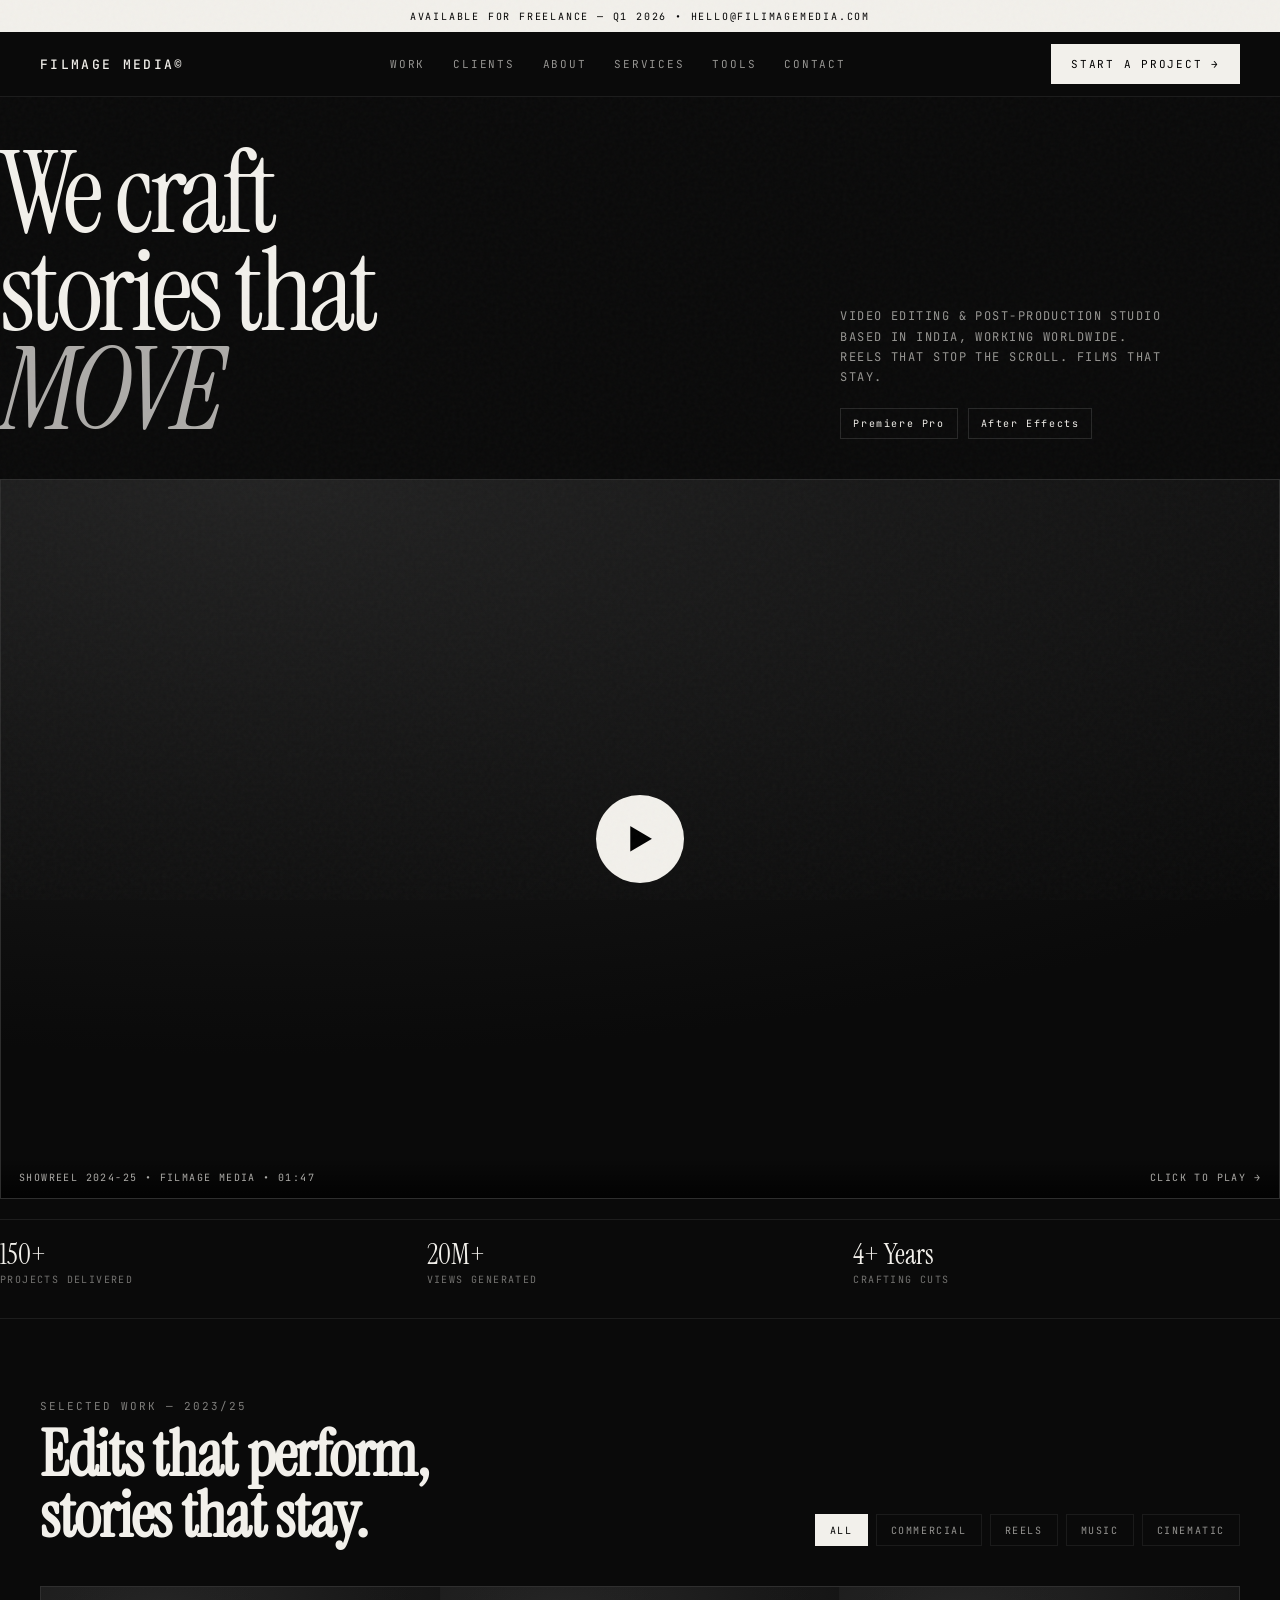
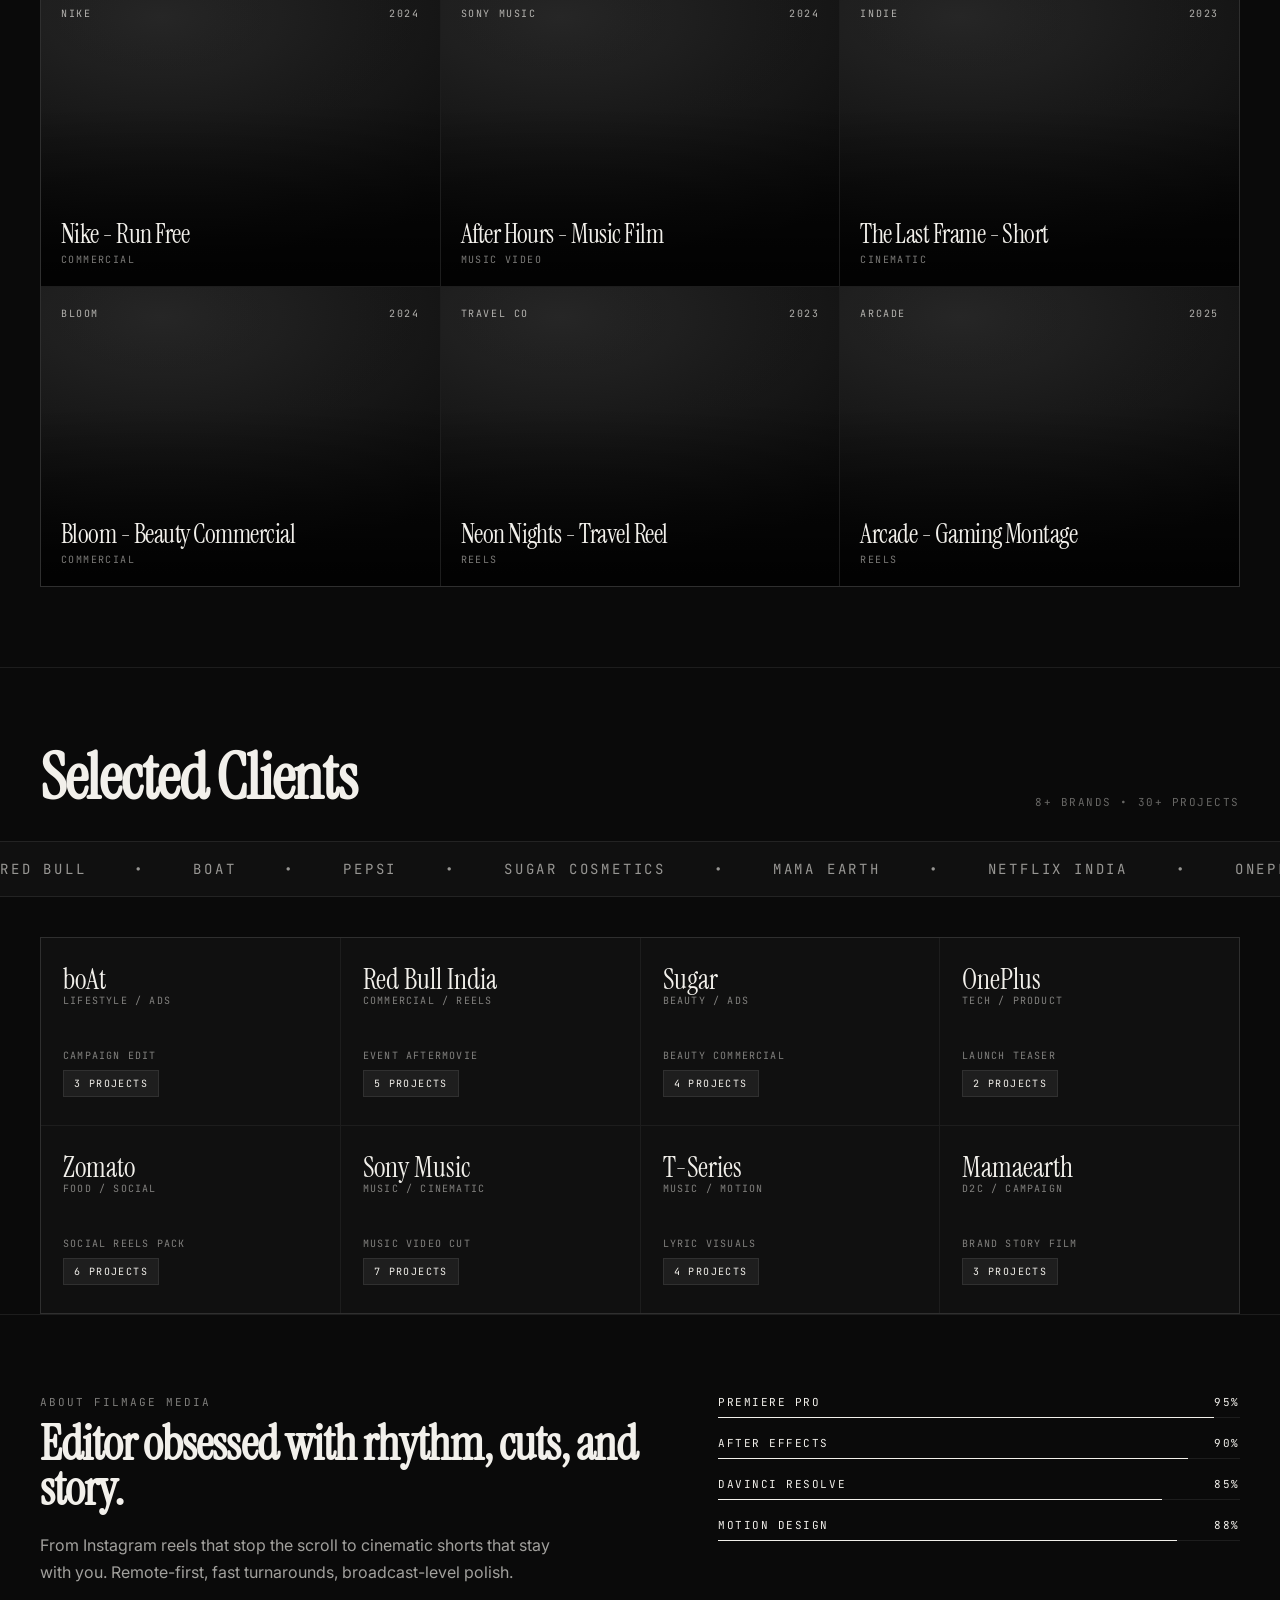
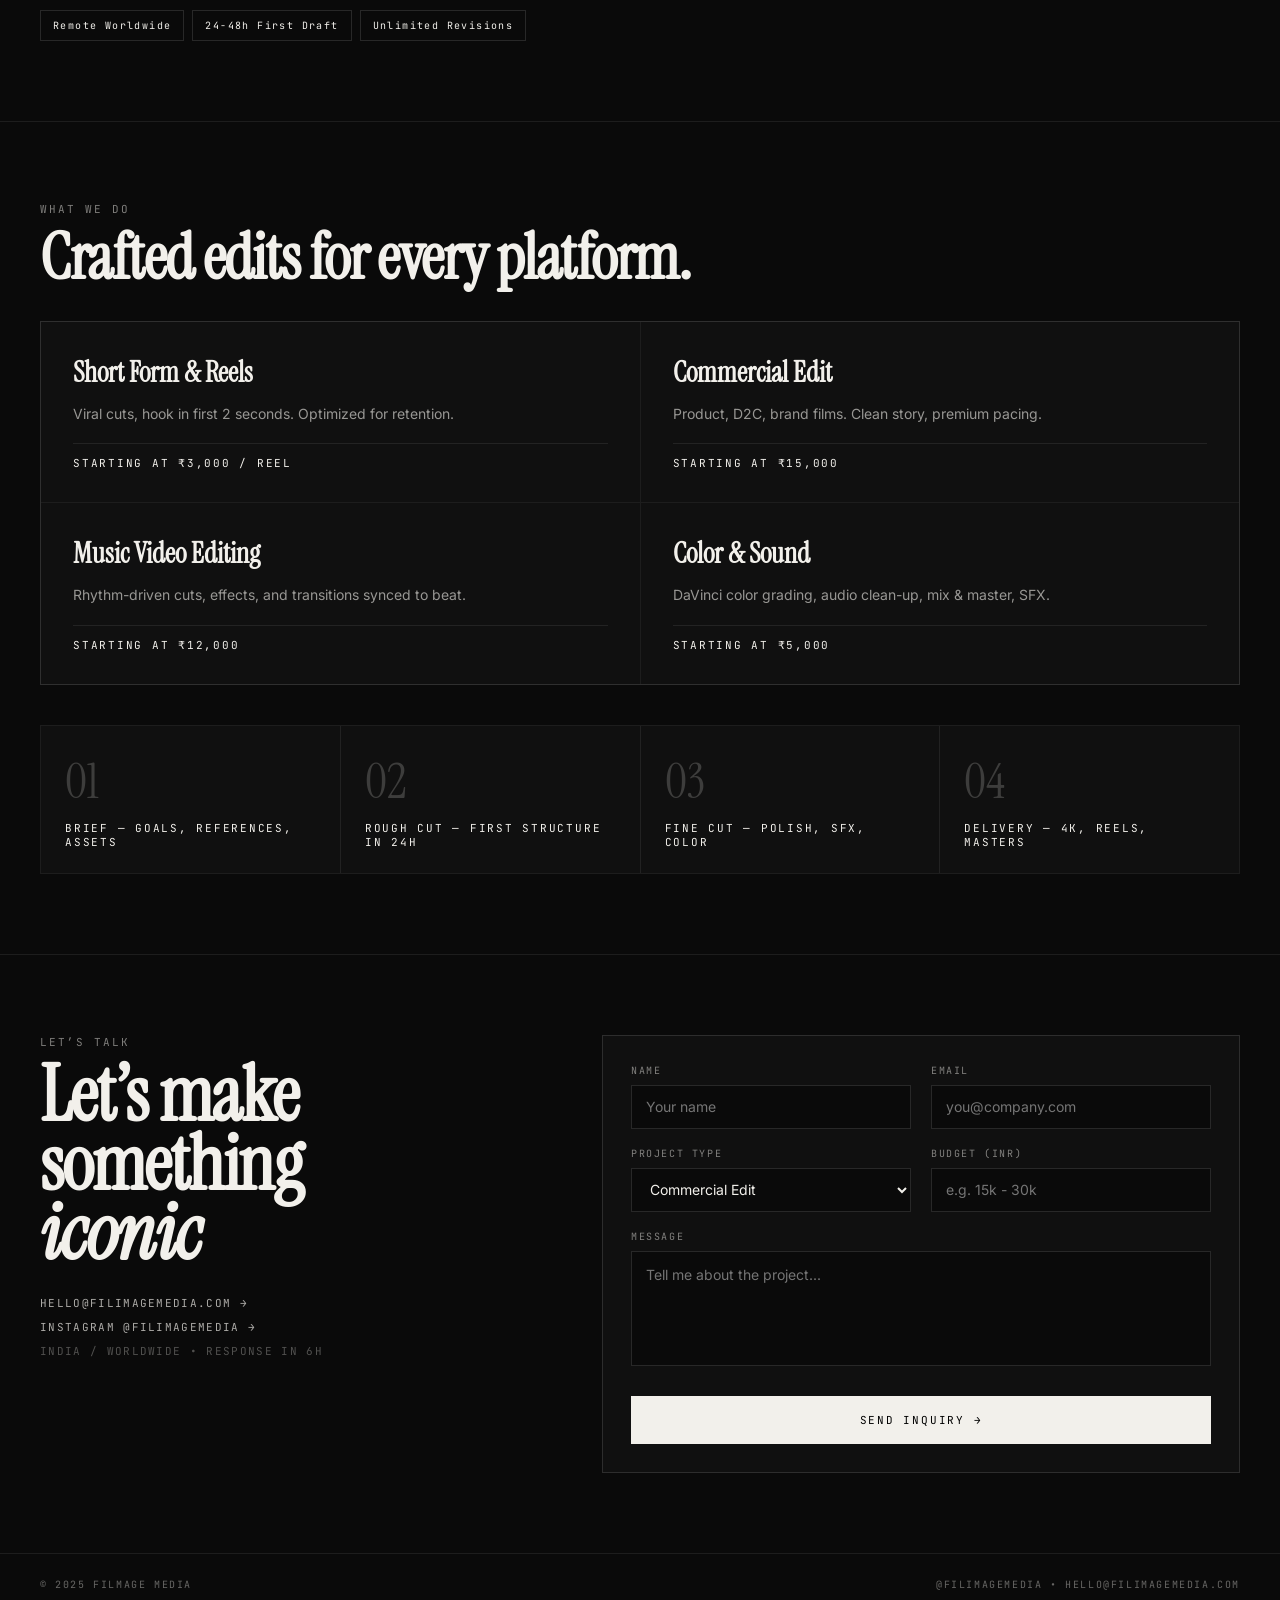
<file: index.html>
<!doctype html>
<html lang="en">
  <head>
    <meta charset="UTF-8" />
    <meta name="viewport" content="width=device-width, initial-scale=1.0" />
    <title>Filmage Media — Stories that Move</title>
    <meta
      name="description"
      content="Filmage Media is a video editing & post-production studio."
    />
    <link rel="stylesheet" href="css/style.css" />
  </head>
  <body>
    <div class="grain"></div>
    <div id="cursor" class="cursor"><span class="label"></span></div>
    <div id="toast" class="toast">
      <span class="dot"></span><span>Message</span>
    </div>
    <div class="banner">
      Available for freelance — Q1 2026 • hello@filimagemedia.com
    </div>
    <nav class="nav">
      <div class="container nav-inner">
        <a href="index.html" class="logo">FILMAGE MEDIA©</a>
        <div class="nav-links">
          <a class="nav-link" href="#work" data-scroll="work">Work</a>
          <a class="nav-link" href="#clients" data-scroll="clients">Clients</a>
          <a class="nav-link" href="#about" data-scroll="about">About</a>
          <a class="nav-link" href="#services" data-scroll="services"
            >Services</a
          >
          <a class="nav-link" href="pages/tools.html">Tools</a>
          <a class="nav-link" href="#contact" data-scroll="contact">Contact</a>
        </div>
        <div style="display: flex; gap: 12px; align-items: center">
          <button class="btn-primary" id="startProjectBtn">
            Start a Project →
          </button>
          <button class="hamburger" id="hamburger" aria-label="Menu">
            <span></span><span></span><span></span>
          </button>
        </div>
      </div>
    </nav>

    <div id="mobileMenu" class="mobile-menu">
      <div
        style="
          display: flex;
          justify-content: space-between;
          align-items: center;
          margin-bottom: 40px;
        "
      >
        <div class="logo">FILMAGE MEDIA©</div>
        <button
          class="hamburger" id="closeMobile" aria-label="Close menu" style="width: 22px"
        >
          <span></span><span></span><span></span>
        </button>
      </div>
      <a href="#work" data-scroll="work">Work</a>
      <a href="#clients" data-scroll="clients">Clients</a>
      <a href="#about" data-scroll="about">About</a>
      <a href="#services" data-scroll="services">Services</a>
      <a href="pages/tools.html">Tools</a>
      <a href="#contact" data-scroll="contact">Contact</a>
      <div
        class="mono"
        style="
          margin-top: 40px;
          font-size: 11px;
          opacity: 0.5;
          letter-spacing: 0.12em;
        "
      >
        hello@filimagemedia.com<br />@filimagemedia<br />India / Worldwide
      </div>
    </div>

    <section class="hero container">
      <div class="hero-head">
        <h1 class="hero-title serif">
          We craft<br />stories that<br /><em>MOVE</em>
        </h1>
        <div>
          <p class="hero-sub">
            Video editing & post-production studio<br />based in India, working
            worldwide.<br />Reels that stop the scroll. Films that stay.
          </p>
          <div style="margin-top: 20px; display: flex; gap: 10px" class="mono">
            <span
              style="
                font-size: 10px;
                letter-spacing: 0.16em;
                border: 1px solid rgba(255, 255, 255, 0.12);
                padding: 8px 12px;
              "
              >Premiere Pro</span
            >
            <span
              style="
                font-size: 10px;
                letter-spacing: 0.16em;
                border: 1px solid rgba(255, 255, 255, 0.12);
                padding: 8px 12px;
              "
              >After Effects</span
            >
          </div>
        </div>
      </div>
      <div class="hero-reel" id="heroReel">
        <div class="hero-reel-inner">
          <button class="play-btn" id="playShowreel">▶</button>
        </div>
        <div
          style="
            position: absolute;
            bottom: 0;
            left: 0;
            right: 0;
            display: flex;
            justify-content: space-between;
            padding: 14px 18px;
            background: linear-gradient(
              to top,
              rgba(0, 0, 0, 0.8),
              transparent
            );
          "
          class="mono"
        >
          <span
            style="
              font-size: 10px;
              letter-spacing: 0.14em;
              text-transform: uppercase;
              opacity: 0.7;
            "
            >SHOWREEL 2024-25 • FILMAGE MEDIA • 01:47</span
          ><span
            style="
              font-size: 10px;
              letter-spacing: 0.14em;
              text-transform: uppercase;
              opacity: 0.7;
            "
            >Click to play →</span
          >
        </div>
      </div>
      <div class="stats">
        <div>
          <div class="stat-num">150+</div>
          <div class="stat-label">Projects Delivered</div>
        </div>
        <div>
          <div class="stat-num">20M+</div>
          <div class="stat-label">Views Generated</div>
        </div>
        <div>
          <div class="stat-num">4+ Years</div>
          <div class="stat-label">Crafting Cuts</div>
        </div>
      </div>
    </section>

    <section id="work" class="section">
      <div class="container">
        <div class="section-head">
          <div>
            <span class="kicker">Selected Work — 2023/25</span>
            <h2 class="h2">Edits that perform,<br />stories that stay.</h2>
          </div>
          <div class="filters" id="filters"></div>
        </div>
        <div class="work-grid" id="workGrid"></div>
      </div>
    </section>

    <section id="clients" class="section" style="padding-bottom: 0">
      <div class="container">
        <div
          style="
            display: flex;
            justify-content: space-between;
            align-items: end;
            flex-wrap: wrap;
            gap: 20px;
            margin-bottom: 32px;
          "
        >
          <h2 class="h2">Selected Clients</h2>
          <span
            class="mono"
            style="
              font-size: 11px;
              letter-spacing: 0.14em;
              text-transform: uppercase;
              opacity: 0.4;
            "
            >8+ Brands • 30+ Projects</span
          >
        </div>
      </div>
      <div class="marquee">
        <div class="marquee-track" id="marqueeTrack">
          <span class="marquee-item">RED BULL</span
          ><span class="marquee-item">•</span>
          <span class="marquee-item">BOAT</span
          ><span class="marquee-item">•</span>
          <span class="marquee-item">PEPSI</span
          ><span class="marquee-item">•</span>
          <span class="marquee-item">SUGAR COSMETICS</span
          ><span class="marquee-item">•</span>
          <span class="marquee-item">MAMA EARTH</span
          ><span class="marquee-item">•</span>
          <span class="marquee-item">NETFLIX INDIA</span
          ><span class="marquee-item">•</span>
          <span class="marquee-item">ONEPLUS</span
          ><span class="marquee-item">•</span>
          <span class="marquee-item">ZOMATO</span
          ><span class="marquee-item">•</span>
          <span class="marquee-item">SWIGGY</span
          ><span class="marquee-item">•</span>
          <span class="marquee-item">T-SERIES</span
          ><span class="marquee-item">•</span>
          <span class="marquee-item">SONY MUSIC</span
          ><span class="marquee-item">•</span>
          <span class="marquee-item">LAKME</span>
        </div>
      </div>
      <div class="container">
        <div class="clients-grid">
          <div class="client-card">
            <div>
              <div class="name">boAt</div>
              <div class="meta">Lifestyle / Ads</div>
            </div>
            <div style="margin-top: 18px">
              <div class="meta" style="margin-bottom: 8px">Campaign Edit</div>
              <div class="count">3 Projects</div>
            </div>
          </div>
          <div class="client-card">
            <div>
              <div class="name">Red Bull India</div>
              <div class="meta">Commercial / Reels</div>
            </div>
            <div style="margin-top: 18px">
              <div class="meta" style="margin-bottom: 8px">
                Event Aftermovie
              </div>
              <div class="count">5 Projects</div>
            </div>
          </div>
          <div class="client-card">
            <div>
              <div class="name">Sugar</div>
              <div class="meta">Beauty / Ads</div>
            </div>
            <div style="margin-top: 18px">
              <div class="meta" style="margin-bottom: 8px">
                Beauty Commercial
              </div>
              <div class="count">4 Projects</div>
            </div>
          </div>
          <div class="client-card">
            <div>
              <div class="name">OnePlus</div>
              <div class="meta">Tech / Product</div>
            </div>
            <div style="margin-top: 18px">
              <div class="meta" style="margin-bottom: 8px">Launch Teaser</div>
              <div class="count">2 Projects</div>
            </div>
          </div>
          <div class="client-card">
            <div>
              <div class="name">Zomato</div>
              <div class="meta">Food / Social</div>
            </div>
            <div style="margin-top: 18px">
              <div class="meta" style="margin-bottom: 8px">
                Social Reels Pack
              </div>
              <div class="count">6 Projects</div>
            </div>
          </div>
          <div class="client-card">
            <div>
              <div class="name">Sony Music</div>
              <div class="meta">Music / Cinematic</div>
            </div>
            <div style="margin-top: 18px">
              <div class="meta" style="margin-bottom: 8px">Music Video Cut</div>
              <div class="count">7 Projects</div>
            </div>
          </div>
          <div class="client-card">
            <div>
              <div class="name">T-Series</div>
              <div class="meta">Music / Motion</div>
            </div>
            <div style="margin-top: 18px">
              <div class="meta" style="margin-bottom: 8px">Lyric Visuals</div>
              <div class="count">4 Projects</div>
            </div>
          </div>
          <div class="client-card">
            <div>
              <div class="name">Mamaearth</div>
              <div class="meta">D2C / Campaign</div>
            </div>
            <div style="margin-top: 18px">
              <div class="meta" style="margin-bottom: 8px">
                Brand Story Film
              </div>
              <div class="count">3 Projects</div>
            </div>
          </div>
        </div>
      </div>
    </section>

    <section id="about" class="section">
      <div class="container about-grid">
        <div>
          <span class="kicker">About Filmage Media</span>
          <h2 class="h2" style="font-size: clamp(28px, 4vw, 48px)">
            Editor obsessed with rhythm, cuts, and story.
          </h2>
          <p
            style="
              margin-top: 20px;
              opacity: 0.65;
              line-height: 1.7;
              max-width: 520px;
            "
          >
            From Instagram reels that stop the scroll to cinematic shorts that
            stay with you. Remote-first, fast turnarounds, broadcast-level
            polish.
          </p>
          <div
            style="margin-top: 24px; display: flex; gap: 8px; flex-wrap: wrap"
            class="mono"
          >
            <span
              style="
                border: 1px solid var(--border);
                padding: 8px 12px;
                font-size: 10px;
                letter-spacing: 0.14em;
              "
              >Remote Worldwide</span
            >
            <span
              style="
                border: 1px solid var(--border);
                padding: 8px 12px;
                font-size: 10px;
                letter-spacing: 0.14em;
              "
              >24-48h First Draft</span
            >
            <span
              style="
                border: 1px solid var(--border);
                padding: 8px 12px;
                font-size: 10px;
                letter-spacing: 0.14em;
              "
              >Unlimited Revisions</span
            >
          </div>
        </div>
        <div>
          <div class="skill">
            <div class="skill-top">
              <span>Premiere Pro</span><span>95%</span>
            </div>
            <div class="bar">
              <div class="bar-fill" style="width: 95%"></div>
            </div>
          </div>
          <div class="skill">
            <div class="skill-top">
              <span>After Effects</span><span>90%</span>
            </div>
            <div class="bar">
              <div class="bar-fill" style="width: 90%"></div>
            </div>
          </div>
          <div class="skill">
            <div class="skill-top">
              <span>DaVinci Resolve</span><span>85%</span>
            </div>
            <div class="bar">
              <div class="bar-fill" style="width: 85%"></div>
            </div>
          </div>
          <div class="skill">
            <div class="skill-top">
              <span>Motion Design</span><span>88%</span>
            </div>
            <div class="bar">
              <div class="bar-fill" style="width: 88%"></div>
            </div>
          </div>
        </div>
      </div>
    </section>

    <section id="services" class="section">
      <div class="container">
        <span class="kicker">What we do</span>
        <h2 class="h2" style="margin-bottom: 32px">
          Crafted edits for every platform.
        </h2>
        <div class="services-grid">
          <div class="service">
            <h4>Short Form & Reels</h4>
            <p>Viral cuts, hook in first 2 seconds. Optimized for retention.</p>
            <div class="price">Starting at ₹3,000 / reel</div>
          </div>
          <div class="service">
            <h4>Commercial Edit</h4>
            <p>Product, D2C, brand films. Clean story, premium pacing.</p>
            <div class="price">Starting at ₹15,000</div>
          </div>
          <div class="service">
            <h4>Music Video Editing</h4>
            <p>Rhythm-driven cuts, effects, and transitions synced to beat.</p>
            <div class="price">Starting at ₹12,000</div>
          </div>
          <div class="service">
            <h4>Color & Sound</h4>
            <p>DaVinci color grading, audio clean-up, mix & master, SFX.</p>
            <div class="price">Starting at ₹5,000</div>
          </div>
        </div>
        <div class="process" style="margin-top: 40px">
          <div class="process-step">
            <div class="num">01</div>
            <div class="label">Brief — Goals, references, assets</div>
          </div>
          <div class="process-step">
            <div class="num">02</div>
            <div class="label">Rough Cut — First structure in 24h</div>
          </div>
          <div class="process-step">
            <div class="num">03</div>
            <div class="label">Fine Cut — Polish, SFX, color</div>
          </div>
          <div class="process-step">
            <div class="num">04</div>
            <div class="label">Delivery — 4K, reels, masters</div>
          </div>
        </div>
      </div>
    </section>

    <section id="contact" class="section">
      <div class="container contact-grid">
        <div>
          <span class="kicker">Let’s talk</span>
          <h2
            class="h2"
            style="font-size: clamp(40px, 6vw, 84px); line-height: 0.9"
          >
            Let’s make<br />something<br /><em style="font-style: italic"
              >iconic</em
            >
          </h2>
          <div
            class="mono"
            style="
              margin-top: 28px;
              display: flex;
              flex-direction: column;
              gap: 10px;
              font-size: 11px;
              letter-spacing: 0.12em;
              text-transform: uppercase;
            "
          >
            <a href="mailto:hello@filimagemedia.com" style="opacity: 0.7"
              >hello@filimagemedia.com →</a
            >
            <a href="#" style="opacity: 0.7">Instagram @filimagemedia →</a>
            <span style="opacity: 0.3">India / Worldwide • Response in 6h</span>
          </div>
        </div>
        <form class="form" id="contactForm">
          <div class="form-grid">
            <div class="input-group">
              <label class="input-label">Name</label
              ><input class="input" required placeholder="Your name" />
            </div>
            <div class="input-group">
              <label class="input-label">Email</label
              ><input
                class="input"
                required
                type="email"
                placeholder="you@company.com"
              />
            </div>
            <div class="input-group">
              <label class="input-label">Project Type</label
              ><select class="input">
                <option>Commercial Edit</option>
                <option>Short Form & Reels</option>
                <option>Music Video</option>
                <option>Cinematic</option>
                <option>Color & Sound</option>
              </select>
            </div>
            <div class="input-group">
              <label class="input-label">Budget (INR)</label
              ><input class="input" placeholder="e.g. 15k - 30k" />
            </div>
            <div class="input-group full">
              <label class="input-label">Message</label
              ><textarea
                class="input"
                rows="5"
                required
                placeholder="Tell me about the project..."
              ></textarea>
            </div>
          </div>
          <button
            type="submit"
            class="btn-primary"
            style="
              width: 100%;
              height: 48px;
              justify-content: center;
              margin-top: 12px;
            "
          >
            Send Inquiry →
          </button>
        </form>
      </div>
    </section>

    <footer>
      <div class="container footer-inner">
        <span>© 2025 FILMAGE MEDIA</span
        ><span>@filimagemedia • hello@filimagemedia.com</span>
      </div>
    </footer>

    <div id="projectModal" class="modal">
      <div class="modal-box">
        <button id="closeProject" class="modal-close">✕</button>
        <div style="padding: 20px; border-bottom: 1px solid var(--border-2)">
          <div
            id="projectMeta"
            class="mono"
            style="font-size: 10px; opacity: 0.5"
          ></div>
          <div
            id="projectTitle"
            class="serif"
            style="font-size: 20px; margin-top: 4px"
          ></div>
        </div>
        <div class="video-wrap">
          <iframe
            id="projectIframe"
            style="width: 100%; height: 100%; border: 0"
            allowfullscreen
          ></iframe>
        </div>
      </div>
    </div>
    <div id="showreelModal" class="modal">
      <div class="modal-box" style="max-width: 1100px">
        <button id="closeShowreel" class="modal-close">✕</button>
        <div class="video-wrap">
          <iframe
            id="showreelIframe"
            style="width: 100%; height: 100%; border: 0"
            allow="autoplay; fullscreen"
          ></iframe>
        </div>
      </div>
    </div>
    <script src="js/main.js"></script>
  </body>
</html>
</file>
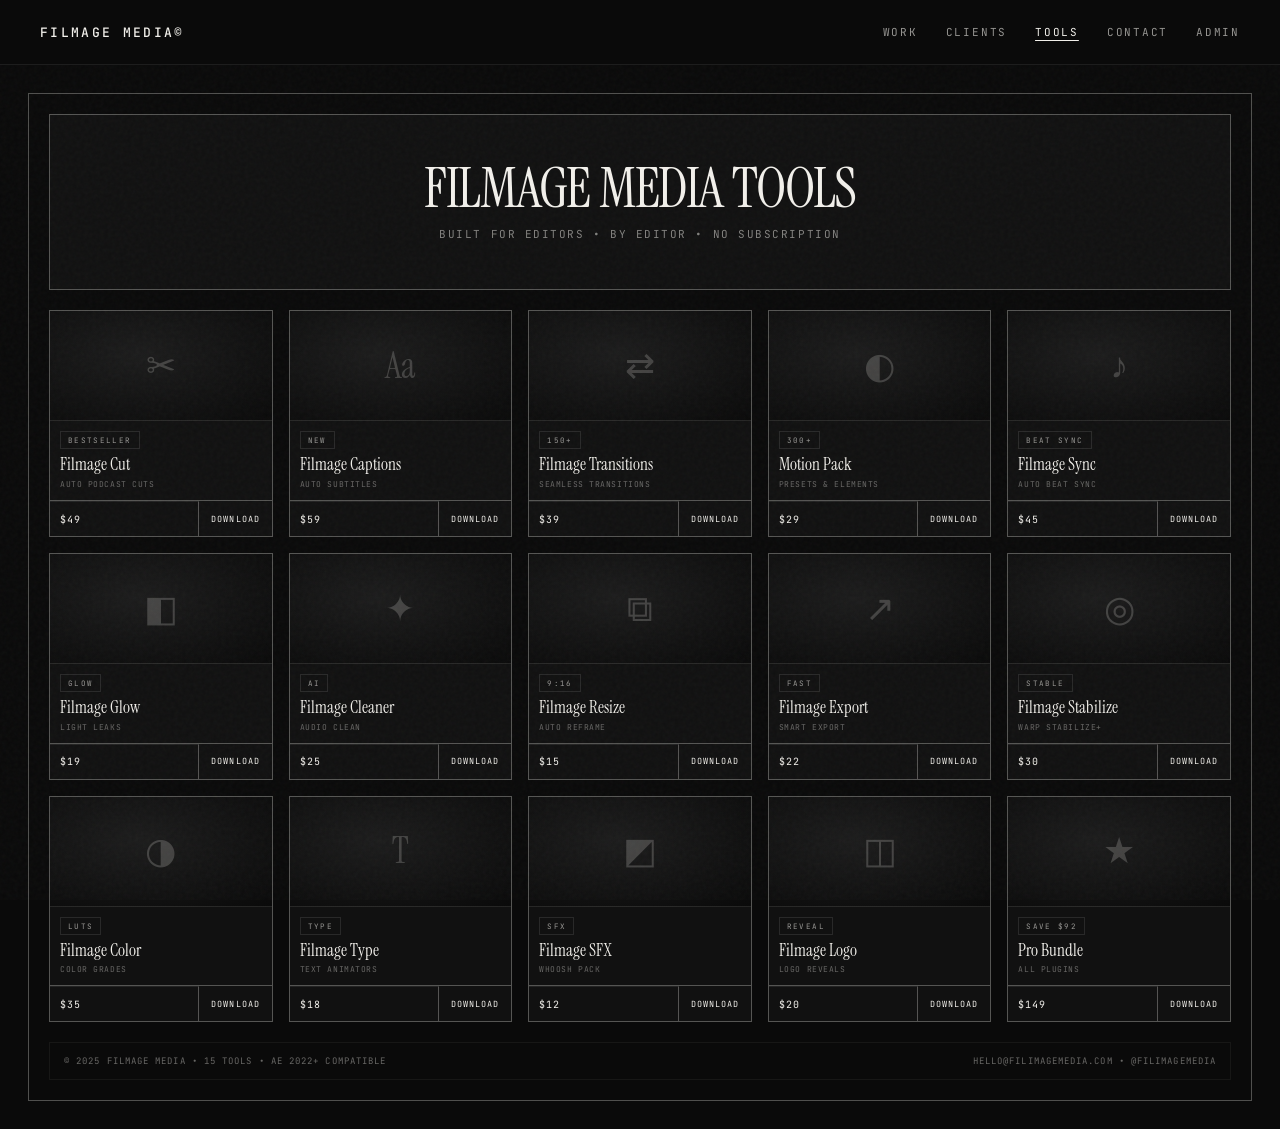
<file: pages/tools.html>
<!doctype html>
<html lang="en">
  <head>
    <meta charset="UTF-8" />
    <meta name="viewport" content="width=device-width, initial-scale=1.0" />
    <title>Filmage Tools — Free Tools for Editors</title>
    <link rel="stylesheet" href="../css/style.css" />
    <link rel="stylesheet" href="../css/tools.css" />
  </head>
  <body>
    <div class="grain"></div>
    <div id="toast" class="toast">
      <span class="dot"></span><span id="toastMsg">Downloading...</span>
    </div>

    <nav class="nav">
      <div class="container nav-inner">
        <a href="../index.html" class="logo">FILMAGE MEDIA©</a>
        <div class="nav-links">
          <a href="../index.html#work" class="nav-link">WORK</a>
          <a href="../index.html#clients" class="nav-link">CLIENTS</a>
          <a href="tools.html" class="nav-link active">TOOLS</a>
          <a href="../index.html#contact" class="nav-link">CONTACT</a>
          <a href="admin.html" class="nav-link">ADMIN</a>
        </div>
        <button class="hamburger" id="hamburger" aria-label="Menu">
          <span></span><span></span><span></span>
        </button>
      </div>
    </nav>

    <div id="mobileMenu" class="mobile-menu">
      <div style="display:flex;justify-content:space-between;align-items:center;margin-bottom:40px">
        <div class="logo">FILMAGE MEDIA©</div>
        <button id="closeMobile" style="width:40px;height:40px;background:#f2f0eb;color:#000">✕</button>
      </div>
      <a href="../index.html#work">WORK</a>
      <a href="../index.html#clients">CLIENTS</a>
      <a href="tools.html">TOOLS</a>
      <a href="../index.html#contact">CONTACT</a>
      <a href="admin.html">ADMIN</a>
      <div class="mono" style="margin-top:40px;font-size:11px;opacity:.5;letter-spacing:.12em">
        hello@filimagemedia.com<br/>@filimagemedia
      </div>
    </div>

    <main class="page">
      <div class="outer-frame">
        <!-- Header like wireframe -->
        <header class="tools-header">
          <h1>FILMAGE MEDIA TOOLS</h1>
          <p class="mono">
            Built for editors • by editor • No subscription
          </p>
        </header>

        <!-- Grid like wireframe: 5 cols x 3 rows -->
        <div class="tools-grid" id="toolsGrid">
          <!-- Injected by JS -->
        </div>

        <footer class="grid-footer mono">
          <span>© 2025 FILMAGE MEDIA • 15 TOOLS • AE 2022+ COMPATIBLE</span>
          <span>hello@filimagemedia.com • @filimagemedia</span>
        </footer>
      </div>
    </main>

    <script src="../js/main.js"></script>
    <script src="../js/tools.js"></script>
  </body>
</html>
</file>
<file: css/style.css>
/* ================================================================
   CSS/STYLE.CSS — Clean navbar without !important hacks
   ================================================================ */
@import url("https://fonts.googleapis.com/css2?family=Instrument+Serif:ital@0;1&family=JetBrains+Mono:wght@400;500&family=Inter:wght@400;500;600&display=swap");

:root {
  --bg: #0a0a0a;
  --bg-2: #101010;
  --bg-3: #151515;
  --fg: #f2f0eb;
  --muted: rgba(242, 240, 235, 0.55);
  --muted-2: rgba(242, 240, 235, 0.3);
  --border: rgba(255, 255, 255, 0.12);
  --border-2: rgba(255, 255, 255, 0.08);
}

* {
  margin: 0;
  padding: 0;
  box-sizing: border-box;
}
html {
  scroll-behavior: smooth;
}
body {
  background: var(--bg);
  color: var(--fg);
  font-family: "Inter", system-ui, sans-serif;
  -webkit-font-smoothing: antialiased;
  overflow-x: hidden;
}
.serif {
  font-family: "Instrument Serif", serif;
  font-weight: 400;
  letter-spacing: -0.02em;
}
.mono {
  font-family: "JetBrains Mono", monospace;
}

a {
  color: inherit;
  text-decoration: none;
}
button {
  cursor: pointer;
  border: none;
  background: none;
  color: inherit;
  font: inherit;
}

.container {
  max-width: 1440px;
  margin: 0 auto;
  padding: 0 24px;
}
@media (min-width: 768px) {
  .container {
    padding: 0 40px;
  }
}

/* Grain overlay */
.grain {
  pointer-events: none;
  position: fixed;
  inset: 0;
  z-index: 1;
  opacity: 0.03;
  background-image: url("data:image/svg+xml,%3Csvg viewBox='0 0 256 256' xmlns='http://www.w3.org/2000/svg'%3E%3Cfilter id='n'%3E%3CfeTurbulence type='fractalNoise' baseFrequency='0.9' numOctaves='4' stitchTiles='stitch'/%3E%3C/filter%3E%3Crect width='100%25' height='100%25' filter='url(%23n)'/%3E%3C/svg%3E");
}

/* Custom cursor */
.cursor {
  position: fixed;
  top: 0;
  left: 0;
  width: 20px;
  height: 20px;
  border-radius: 50%;
  pointer-events: none;
  z-index: 9999;
  mix-blend-mode: difference;
  background: #fff;
  transform: translate(-50%, -50%);
  transition: width 0.2s, height 0.2s, opacity 0.2s;
  opacity: 0;
}
@media (hover: hover) {
  .cursor {
    opacity: 1;
  }
}
.cursor.hover {
  width: 56px;
  height: 56px;
}
.cursor .label {
  position: absolute;
  top: 50%;
  left: 50%;
  transform: translate(-50%, -50%);
  font-size: 9px;
  letter-spacing: 0.12em;
  text-transform: uppercase;
  font-family: "JetBrains Mono";
  opacity: 0;
  transition: 0.2s;
  color: #000;
}
.cursor.hover .label {
  opacity: 1;
}

/* ===== NAVBAR ===== */
.nav {
  position: sticky;
  top: 0;
  z-index: 50;
  backdrop-filter: blur(24px);
  background: rgba(10, 10, 10, 0.8);
  border-bottom: 1px solid var(--border-2);
}
.nav-inner {
  height: 64px;
  display: flex;
  align-items: center;
  justify-content: space-between;
}
.logo {
  font-family: "JetBrains Mono";
  font-size: 13px;
  letter-spacing: 0.18em;
  text-transform: uppercase;
  font-weight: 500;
}

/* Desktop nav links: hidden on mobile, shown at 900px+ */
.nav-links {
  display: none;
  gap: 28px;
}
@media (min-width: 900px) {
  .nav-links {
    display: flex;
  }
}
.nav-link {
  font-family: "JetBrains Mono";
  font-size: 11px;
  letter-spacing: 0.16em;
  text-transform: uppercase;
  opacity: 0.6;
  transition: 0.2s;
}
.nav-link:hover {
  opacity: 1;
}
.nav-link.active {
  opacity: 1;
  text-decoration: underline;
  text-underline-offset: 4px;
}

.btn-primary {
  height: 40px;
  padding: 0 20px;
  background: var(--fg);
  color: #000;
  font-family: "JetBrains Mono";
  font-size: 11px;
  letter-spacing: 0.16em;
  text-transform: uppercase;
  transition: 0.2s;
  display: inline-flex;
  align-items: center;
  gap: 8px;
}
.btn-primary:hover {
  background: #fff;
}

.hamburger {
  display: flex;
  flex-direction: column;
  gap: 5px;
  width: 22px;
}
.hamburger span {
  height: 1px;
  background: var(--fg);
  display: block;
  width: 100%;
}
@media (min-width: 900px) {
  .hamburger {
    display: none;
  }
}

/* Mobile menu overlay */
.mobile-menu {
  position: fixed;
  inset: 0;
  z-index: 60;
  background: var(--bg);
  padding: 24px;
  transform: translateY(-100%);
  transition: 0.4s cubic-bezier(0.8, 0, 0.2, 1);
}
.mobile-menu.open {
  transform: translateY(0);
}
.mobile-menu a {
  font-family: "Instrument Serif";
  font-size: 42px;
  line-height: 0.9;
  display: block;
  padding: 12px 0;
  border-bottom: 1px solid var(--border-2);
}

/* ===== HERO ===== */
.hero {
  padding: 48px 0 32px;
}
.hero-head {
  display: grid;
  grid-template-columns: 1fr;
  gap: 24px;
}
@media (min-width: 1024px) {
  .hero-head {
    grid-template-columns: 1.3fr 0.7fr;
    align-items: end;
  }
}
.hero-title {
  font-size: clamp(48px, 9vw, 132px);
  line-height: 0.85;
  letter-spacing: -0.04em;
}
.hero-title em {
  font-style: italic;
  color: rgba(242, 240, 235, 0.7);
}
.hero-sub {
  font-family: "JetBrains Mono";
  font-size: 12px;
  letter-spacing: 0.12em;
  text-transform: uppercase;
  line-height: 1.7;
  opacity: 0.6;
  max-width: 360px;
}
.hero-reel {
  margin-top: 40px;
  position: relative;
  aspect-ratio: 16/9;
  background: #111;
  border: 1px solid var(--border);
  overflow: hidden;
  cursor: pointer;
}
.hero-reel-inner {
  position: absolute;
  inset: 0;
  background: radial-gradient(120% 80% at 20% 0%, #222, #0a0a0a);
  display: flex;
  align-items: center;
  justify-content: center;
}
.play-btn {
  width: 88px;
  height: 88px;
  border-radius: 50%;
  background: var(--fg);
  color: #000;
  display: flex;
  align-items: center;
  justify-content: center;
  font-size: 28px;
  transition: 0.3s;
}
.play-btn:hover {
  transform: scale(1.05);
}
.stats {
  margin-top: 20px;
  display: grid;
  grid-template-columns: repeat(3, 1fr);
  border-top: 1px solid var(--border-2);
  padding-top: 16px;
}
.stat-num {
  font-family: "Instrument Serif";
  font-size: 28px;
}
.stat-label {
  font-family: "JetBrains Mono";
  font-size: 10px;
  letter-spacing: 0.14em;
  text-transform: uppercase;
  opacity: 0.45;
}

/* ===== SECTIONS ===== */
.section {
  padding: 80px 0;
  border-top: 1px solid var(--border-2);
}
.section-head {
  display: flex;
  flex-wrap: wrap;
  justify-content: space-between;
  gap: 20px;
  align-items: end;
  margin-bottom: 40px;
}
.kicker {
  font-family: "JetBrains Mono";
  font-size: 11px;
  letter-spacing: 0.18em;
  text-transform: uppercase;
  opacity: 0.5;
  margin-bottom: 12px;
  display: block;
}
.h2 {
  font-family: "Instrument Serif";
  font-size: clamp(32px, 5vw, 64px);
  line-height: 0.95;
  letter-spacing: -0.02em;
}

/* Filters */
.filters {
  display: flex;
  gap: 8px;
  flex-wrap: wrap;
}
.filter {
  height: 32px;
  padding: 0 14px;
  border: 1px solid var(--border);
  font-family: "JetBrains Mono";
  font-size: 10px;
  letter-spacing: 0.16em;
  text-transform: uppercase;
  opacity: 0.6;
  transition: 0.2s;
  background: transparent;
  color: var(--fg);
}
.filter.active,
.filter:hover {
  background: var(--fg);
  color: #000;
  opacity: 1;
  border-color: var(--fg);
}

/* Work grid */
.work-grid {
  display: grid;
  grid-template-columns: 1fr;
  gap: 1px;
  background: var(--border-2);
  border: 1px solid var(--border-2);
}
@media (min-width: 700px) {
  .work-grid {
    grid-template-columns: 1fr 1fr;
  }
}
@media (min-width: 1100px) {
  .work-grid {
    grid-template-columns: 1fr 1fr 1fr;
  }
}
.work-card {
  position: relative;
  aspect-ratio: 4/3;
  background: #111;
  overflow: hidden;
  cursor: pointer;
}
.work-card .bg {
  position: absolute;
  inset: 0;
  transition: transform 0.6s;
}
.work-card:hover .bg {
  transform: scale(1.05);
}
.work-card .overlay {
  position: absolute;
  inset: 0;
  background: linear-gradient(to top, rgba(0, 0, 0, 0.85) 0%, rgba(0, 0, 0, 0.1) 60%);
  padding: 20px;
  display: flex;
  flex-direction: column;
  justify-content: space-between;
}
.work-card .top {
  font-family: "JetBrains Mono";
  font-size: 10px;
  letter-spacing: 0.16em;
  text-transform: uppercase;
  display: flex;
  justify-content: space-between;
  opacity: 0.7;
}
.work-card .title {
  font-family: "Instrument Serif";
  font-size: 26px;
  line-height: 1;
}
.work-card .hover-cta {
  position: absolute;
  top: 50%;
  left: 50%;
  transform: translate(-50%, -50%) scale(0.9);
  width: 72px;
  height: 72px;
  background: var(--fg);
  color: #000;
  border-radius: 50%;
  display: flex;
  align-items: center;
  justify-content: center;
  font-family: "JetBrains Mono";
  font-size: 10px;
  letter-spacing: 0.1em;
  opacity: 0;
  transition: 0.3s;
}
.work-card:hover .hover-cta {
  opacity: 1;
  transform: translate(-50%, -50%) scale(1);
}

/* Clients marquee */
.marquee {
  overflow: hidden;
  border-top: 1px solid var(--border-2);
  border-bottom: 1px solid var(--border-2);
  padding: 18px 0;
  background: var(--bg-2);
}
.marquee-track {
  display: flex;
  gap: 48px;
  animation: marquee 30s linear infinite;
  width: max-content;
}
.marquee:hover .marquee-track {
  animation-play-state: paused;
}
@keyframes marquee {
  0% { transform: translateX(0); }
  100% { transform: translateX(-50%); }
}
.marquee-item {
  font-family: "JetBrains Mono";
  font-size: 14px;
  letter-spacing: 0.2em;
  text-transform: uppercase;
  white-space: nowrap;
  opacity: 0.6;
}
.clients-grid {
  margin-top: 40px;
  display: grid;
  grid-template-columns: 1fr 1fr;
  gap: 1px;
  background: var(--border-2);
  border: 1px solid var(--border-2);
}
@media (min-width: 900px) {
  .clients-grid {
    grid-template-columns: repeat(4, 1fr);
  }
}
.client-card {
  background: var(--bg-2);
  padding: 28px 22px;
  aspect-ratio: 16/10;
  display: flex;
  flex-direction: column;
  justify-content: space-between;
  transition: 0.3s;
  opacity: 0;
  transform: translateY(16px);
}
.client-card.in-view {
  opacity: 1;
  transform: translateY(0);
}
.client-card:hover {
  background: #171717;
}
.client-card .name {
  font-family: "Instrument Serif";
  font-size: 28px;
  line-height: 1;
}
.client-card .meta {
  font-family: "JetBrains Mono";
  font-size: 10px;
  letter-spacing: 0.12em;
  text-transform: uppercase;
  opacity: 0.5;
}
.client-card .count {
  font-family: "JetBrains Mono";
  font-size: 10px;
  letter-spacing: 0.14em;
  text-transform: uppercase;
  background: rgba(255, 255, 255, 0.06);
  border: 1px solid var(--border-2);
  padding: 6px 10px;
  width: fit-content;
}

/* About */
.about-grid {
  display: grid;
  grid-template-columns: 1fr;
  gap: 40px;
}
@media (min-width: 900px) {
  .about-grid {
    grid-template-columns: 1.1fr 0.9fr;
  }
}
.skill {
  margin-bottom: 18px;
}
.skill-top {
  display: flex;
  justify-content: space-between;
  font-family: "JetBrains Mono";
  font-size: 11px;
  letter-spacing: 0.14em;
  text-transform: uppercase;
  margin-bottom: 8px;
}
.bar {
  height: 1px;
  background: var(--border-2);
  position: relative;
}
.bar-fill {
  position: absolute;
  top: 0;
  left: 0;
  height: 100%;
  background: var(--fg);
  transition: width 1s;
}

/* Services */
.services-grid {
  display: grid;
  grid-template-columns: 1fr;
  gap: 1px;
  background: var(--border-2);
  border: 1px solid var(--border-2);
}
@media (min-width: 800px) {
  .services-grid {
    grid-template-columns: 1fr 1fr;
  }
}
.service {
  background: var(--bg-2);
  padding: 32px;
}
.service h4 {
  font-family: "Instrument Serif";
  font-size: 28px;
  margin-bottom: 12px;
}
.service p {
  opacity: 0.6;
  font-size: 14px;
  line-height: 1.6;
  margin-bottom: 18px;
}
.price {
  font-family: "JetBrains Mono";
  font-size: 11px;
  letter-spacing: 0.16em;
  text-transform: uppercase;
  border-top: 1px solid var(--border-2);
  padding-top: 12px;
}

/* Process */
.process {
  display: flex;
  gap: 0;
  overflow: auto;
  border: 1px solid var(--border-2);
}
.process-step {
  flex: 1;
  min-width: 200px;
  padding: 24px;
  border-right: 1px solid var(--border-2);
  background: var(--bg-2);
}
.process-step:last-child {
  border-right: none;
}
.process-step .num {
  font-family: "Instrument Serif";
  font-size: 48px;
  opacity: 0.2;
}
.process-step .label {
  font-family: "JetBrains Mono";
  font-size: 11px;
  letter-spacing: 0.16em;
  text-transform: uppercase;
  margin-top: 8px;
}

/* Contact */
.contact-grid {
  display: grid;
  grid-template-columns: 1fr;
  gap: 40px;
}
@media (min-width: 1000px) {
  .contact-grid {
    grid-template-columns: 0.9fr 1.1fr;
  }
}
.form {
  background: var(--bg-2);
  border: 1px solid var(--border);
  padding: 28px;
}
.input-group {
  display: flex;
  flex-direction: column;
  gap: 8px;
  margin-bottom: 18px;
}
.input-label {
  font-family: "JetBrains Mono";
  font-size: 10px;
  letter-spacing: 0.16em;
  text-transform: uppercase;
  opacity: 0.5;
}
.input {
  height: 44px;
  background: var(--bg);
  border: 1px solid var(--border);
  padding: 0 14px;
  color: var(--fg);
  font-size: 14px;
  outline: none;
  transition: 0.2s;
  font-family: inherit;
}
.input:focus {
  border-color: rgba(255, 255, 255, 0.3);
}
textarea.input {
  height: auto;
  padding: 14px;
  resize: none;
}
.form-grid {
  display: grid;
  grid-template-columns: 1fr;
  gap: 0 20px;
}
@media (min-width: 700px) {
  .form-grid {
    grid-template-columns: 1fr 1fr;
  }
}
.full {
  grid-column: 1 / -1;
}

/* Modal */
.modal {
  position: fixed;
  inset: 0;
  z-index: 100;
  background: rgba(0, 0, 0, 0.9);
  backdrop-filter: blur(20px);
  display: none;
  align-items: center;
  justify-content: center;
  padding: 16px;
}
.modal.open {
  display: flex;
}
.modal-box {
  position: relative;
  width: 100%;
  max-width: 1000px;
  background: #000;
  border: 1px solid var(--border);
  overflow: hidden;
}
.modal-close {
  position: absolute;
  top: 16px;
  right: 16px;
  width: 40px;
  height: 40px;
  background: var(--fg);
  color: #000;
  display: flex;
  align-items: center;
  justify-content: center;
  z-index: 2;
  font-size: 20px;
  border: none;
  cursor: pointer;
}
.video-wrap {
  aspect-ratio: 16/9;
  background: #000;
}

/* Toast */
.toast {
  position: fixed;
  bottom: 24px;
  left: 50%;
  transform: translateX(-50%) translateY(100px);
  background: var(--fg);
  color: #000;
  padding: 12px 20px;
  font-family: "JetBrains Mono";
  font-size: 11px;
  letter-spacing: 0.14em;
  text-transform: uppercase;
  z-index: 200;
  transition: 0.4s;
  opacity: 0;
  display: flex;
  align-items: center;
  gap: 10px;
  box-shadow: 0 10px 40px rgba(0, 0, 0, 0.5);
}
.toast.show {
  transform: translateX(-50%) translateY(0);
  opacity: 1;
}
.dot {
  width: 8px;
  height: 8px;
  background: #16a34a;
  border-radius: 50;
}

/* Footer */
footer {
  border-top: 1px solid var(--border-2);
  padding: 24px 0;
}
.footer-inner {
  display: flex;
  flex-direction: column;
  gap: 12px;
  font-family: "JetBrains Mono";
  font-size: 10px;
  letter-spacing: 0.16em;
  text-transform: uppercase;
  opacity: 0.4;
}
@media (min-width: 700px) {
  .footer-inner {
    flex-direction: row;
    justify-content: space-between;
    align-items: center;
  }
}

.banner {
  height: 32px;
  display: flex;
  align-items: center;
  justify-content: center;
  background: var(--fg);
  color: #000;
  font-family: "JetBrains Mono";
  font-size: 10px;
  letter-spacing: 0.18em;
  text-transform: uppercase;
}
</file>
<file: css/tools.css>
@import url("https://fonts.googleapis.com/css2?family=Instrument+Serif&family=JetBrains+Mono:wght@400;500&display=swap");

:root {
  --bg: #0a0a0a;
  --bg2: #111111;
  --bg3: #151515;
  --fg: #f2f0eb;
  --muted: rgba(242, 240, 235, 0.55);
  --muted2: rgba(242, 240, 235, 0.3);
  --border: rgba(242, 240, 235, 0.14);
  --border2: rgba(242, 240, 235, 0.08);
}

* {
  margin: 0;
  padding: 0;
  box-sizing: border-box;
}
body {
  background: var(--bg);
  color: var(--fg);
  font-family: "Inter", sans-serif;
  -webkit-font-smoothing: antialiased;
  overflow-x: hidden;
}
.serif {
  font-family: "Instrument Serif", serif;
}
.mono {
  font-family: "JetBrains Mono", monospace;
}

/* Grain */
.grain {
  pointer-events: none;
  position: fixed;
  inset: 0;
  z-index: 1;
  opacity: 0.035;
  background-image: url("data:image/svg+xml,%3Csvg viewBox='0 0 256 256' xmlns='http://www.w3.org/2000/svg'%3E%3Cfilter id='n'%3E%3CfeTurbulence type='fractalNoise' baseFrequency='0.9' numOctaves='4' stitchTiles='stitch'/%3E%3C/filter%3E%3Crect width='100%25' height='100%25' filter='url(%23n)'/%3E%3C/svg%3E");
}

/* Nav — active link state for tools page */
.nav-link.active {
  opacity: 1;
  text-decoration: underline;
  text-underline-offset: 4px;
}

/* Page */
.page {
  padding: 16px;
}
@media (min-width: 768px) {
  .page {
    padding: 28px;
  }
}

/* Outer frame - exactly like wireframe */
.outer-frame {
  max-width: 1600px;
  margin: 0 auto;
  border: 1px solid rgba(242, 240, 235, 0.3);
  background: var(--bg);
  padding: 16px;
}
@media (min-width: 900px) {
  .outer-frame {
    padding: 20px;
  }
}

/* Header - big box */
.tools-header {
  border: 1px solid rgba(242, 240, 235, 0.3);
  padding: 48px 24px;
  text-align: center;
  background: var(--bg2);
}
.tools-header h1 {
  font-family: "Instrument Serif", serif;
  font-size: clamp(28px, 4.5vw, 56px);
  letter-spacing: -0.02em;
  font-weight: 400;
  line-height: 0.9;
  text-transform: uppercase;
}
.tools-header p {
  margin-top: 14px;
  font-size: 11px;
  letter-spacing: 0.14em;
  text-transform: uppercase;
  opacity: 0.5;
}

/* Grid */
.tools-grid {
  margin-top: 20px;
  display: grid;
  grid-template-columns: 1fr;
  gap: 16px;
}
@media (min-width: 480px) {
  .tools-grid {
    grid-template-columns: repeat(2, 1fr);
  }
}
@media (min-width: 768px) {
  .tools-grid {
    grid-template-columns: repeat(3, 1fr);
  }
}
@media (min-width: 1200px) {
  .tools-grid {
    grid-template-columns: repeat(5, 1fr);
  }
}

/* Card */
.tool-card {
  border: 1px solid rgba(242, 240, 235, 0.3);
  background: #111;
  display: flex;
  flex-direction: column;
  transition: border-color 0.2s, background 0.2s;
  overflow: hidden;
  min-height: 0;
}
.tool-card:hover {
  background: #161616;
  border-color: rgba(242, 240, 235, 0.6);
}

/* Icon preview area */
.tool-thumb {
  height: 110px;
  background: radial-gradient(ellipse at 40% 40%, #1c1c1c, #0a0a0a);
  display: flex;
  align-items: center;
  justify-content: center;
  flex-shrink: 0;
  border-bottom: 1px solid rgba(242,240,235,0.1);
}
.tool-thumb-icon {
  font-family: "Instrument Serif", serif;
  font-size: 36px;
  opacity: 0.2;
  line-height: 1;
  user-select: none;
}

/* Badge */
.tool-badge {
  font-family: "JetBrains Mono", monospace;
  font-size: 7.5px;
  letter-spacing: 0.18em;
  text-transform: uppercase;
  border: 1px solid rgba(242,240,235,0.18);
  padding: 3px 7px;
  opacity: 0.6;
  display: inline-block;
  margin: 10px 10px 0;
  width: fit-content;
}

/* Text */
.tool-info {
  padding: 6px 10px 10px;
  flex: 1;
  display: flex;
  flex-direction: column;
  gap: 4px;
}
.tool-name {
  font-family: "Instrument Serif", serif;
  font-size: 17px;
  line-height: 1.1;
  font-weight: 400;
}
.tool-desc {
  font-family: "JetBrains Mono", monospace;
  font-size: 8px;
  line-height: 1.5;
  opacity: 0.38;
  letter-spacing: 0.07em;
  text-transform: uppercase;
}

/* Card footer */
.tool-foot {
  display: flex;
  align-items: stretch;
  border-top: 1px solid rgba(242, 240, 235, 0.3);
  height: 36px;
  flex-shrink: 0;
}
.tool-foot .price {
  font-family: "JetBrains Mono", monospace;
  font-size: 10px;
  letter-spacing: 0.1em;
  display: flex;
  align-items: center;
  padding: 0 10px;
  flex: 1;
  border-right: 1px solid rgba(242, 240, 235, 0.3);
  min-width: 0;
  overflow: hidden;
  white-space: nowrap;
}
.tool-foot .dl {
  font-family: "JetBrains Mono", monospace;
  font-size: 8.5px;
  letter-spacing: 0.12em;
  text-transform: uppercase;
  padding: 0 12px;
  background: transparent;
  color: var(--fg);
  cursor: pointer;
  border: none;
  white-space: nowrap;
  flex-shrink: 0;
  transition: background 0.15s, color 0.15s;
}
.tool-foot .dl:hover {
  background: var(--fg);
  color: #000;
}

/* Grid footer */
.grid-footer {
  margin-top: 20px;
  border: 1px solid var(--border);
  padding: 12px 14px;
  display: flex;
  justify-content: space-between;
  flex-wrap: wrap;
  gap: 8px;
  font-size: 9px;
  letter-spacing: 0.12em;
  text-transform: uppercase;
  opacity: 0.4;
}

/* Toast */
.toast {
  position: fixed;
  bottom: 24px;
  left: 50%;
  transform: translateX(-50%) translateY(100px);
  background: var(--fg);
  color: #000;
  padding: 10px 18px;
  font-family: "JetBrains Mono";
  font-size: 11px;
  letter-spacing: 0.12em;
  text-transform: uppercase;
  display: flex;
  align-items: center;
  gap: 8px;
  z-index: 100;
  opacity: 0;
  transition: 0.4s cubic-bezier(0.8, 0, 0.2, 1);
  border: 1px solid var(--fg);
}
.toast.show {
  transform: translateX(-50%) translateY(0);
  opacity: 1;
}
.dot {
  width: 7px;
  height: 7px;
  background: #16a34a;
  border-radius: 50%;
  display: inline-block;
}

/* Image support for tool cards */
.tool-thumb-img {
  width: 100%;
  height: 100%;
  object-fit: cover;
  display: block;
}
.tool-thumb.has-image {
  background: #0a0a0a;
  padding: 0;
  overflow: hidden;
}
.tool-thumb.has-image .tool-thumb-icon {
  display: none;
}
</file>
